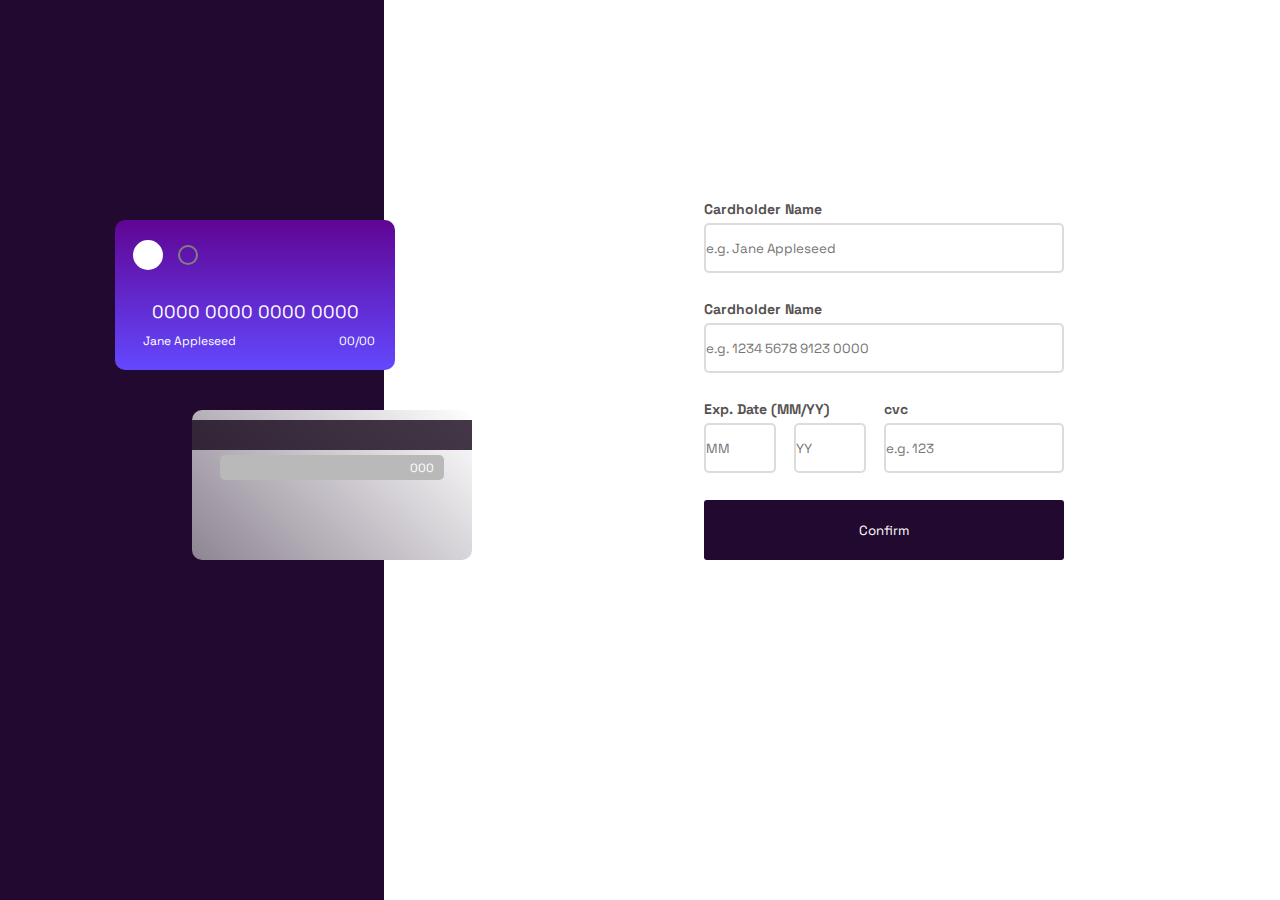
<file: Interactive Cards Details/index.html>
<!DOCTYPE html>
<html lang="en">
<head>
  <meta charset="UTF-8">
  <meta http-equiv="X-UA-Compatible" content="IE=edge">
  <meta name="viewport" content="width=device-width, initial-scale=1.0">
  <link rel="stylesheet" href="">
  <link rel="preconnect" href="https://fonts.googleapis.com">
  <link rel="preconnect" href="https://fonts.gstatic.com" crossorigin>
  <link href="https://fonts.googleapis.com/css2?family=Fraunces:opsz,wght@9..144,700&family=Space+Grotesk:wght@500&display=swap" rel="stylesheet">
  <link rel="stylesheet" href="./style.css">
  <title>Frontend Mentor | Interactive card details form</title>

</head>
<body>
  <section>
    <div class="section-cards">
      <div class="section-cards_container">
        <div class="section-cards_first-card">
          <div class="first-card_blacband"></div>
          <div class="first-card_ccvcard">
            <p class="ccvcard_ccv-card">
              000
            </p>
          </div>
        </div>
        <div class="section-cards_Second-card">
          <div class="Second-card_first-circule">
            <div class="circule1"></div>
            <div class="circule2"></div>
          </div>
          <div class="Second-card_Numbertarjet">
            <p class="Second-card_Numbertarjet-text">0000  0000  0000  0000</p>
          </div>
          <div class="Second-card_NameTarjet">
            <p class="Second-card_NameTarjet_Text"> Jane Appleseed</p>
          </div>
          <div class="Second-card_DateTarjet">
            <p class="Second-card_DateTarjet-text">00/00</p>
          </div>
        </div>
      </div>
    </div>
    <div class="Section-Infoclientscards">
      
      <div class="Section-Infoclientscards_name">
        <h1>Cardholder Name</h1>
        <input class="NameCardtext" type="text" placeholder="e.g. Jane Appleseed">
        <p class="ErrorNameCardText"></p>
      </div>
      <div class="Section-Infoclientscards_number">
        <h1>Cardholder Name</h1>
        <input class="NumberCardnum" type="number" placeholder="e.g. 1234 5678 9123 0000">
        <p class="ErrorNumberCardText"></p>
      </div>
      <div class="Section-Infoclientscards_dateandCVV">
        <div class="infoDate">
          <h1>Exp. Date (MM/YY)</h1>
          <div class="DateCards">
            <input class="Input1Cards" type="number" placeholder="MM">
            <input class="Input2Cards" type="number" placeholder="YY">  
          </div>
          <p class="ErrordateCardText"></p>
        </div>
        <div class="DateCVV">
          <h1>cvc</h1>
          <input class="CVCCardtext" type="number" placeholder="e.g. 123">
          <p class="ErrorCVVCardText"> </p>
        </div>
      </div>
      <button class="ConfirmButton">Confirm</button>
    </div>
  </section>  
  <script src="./script.js"></script>
</body>
</html>
</file>
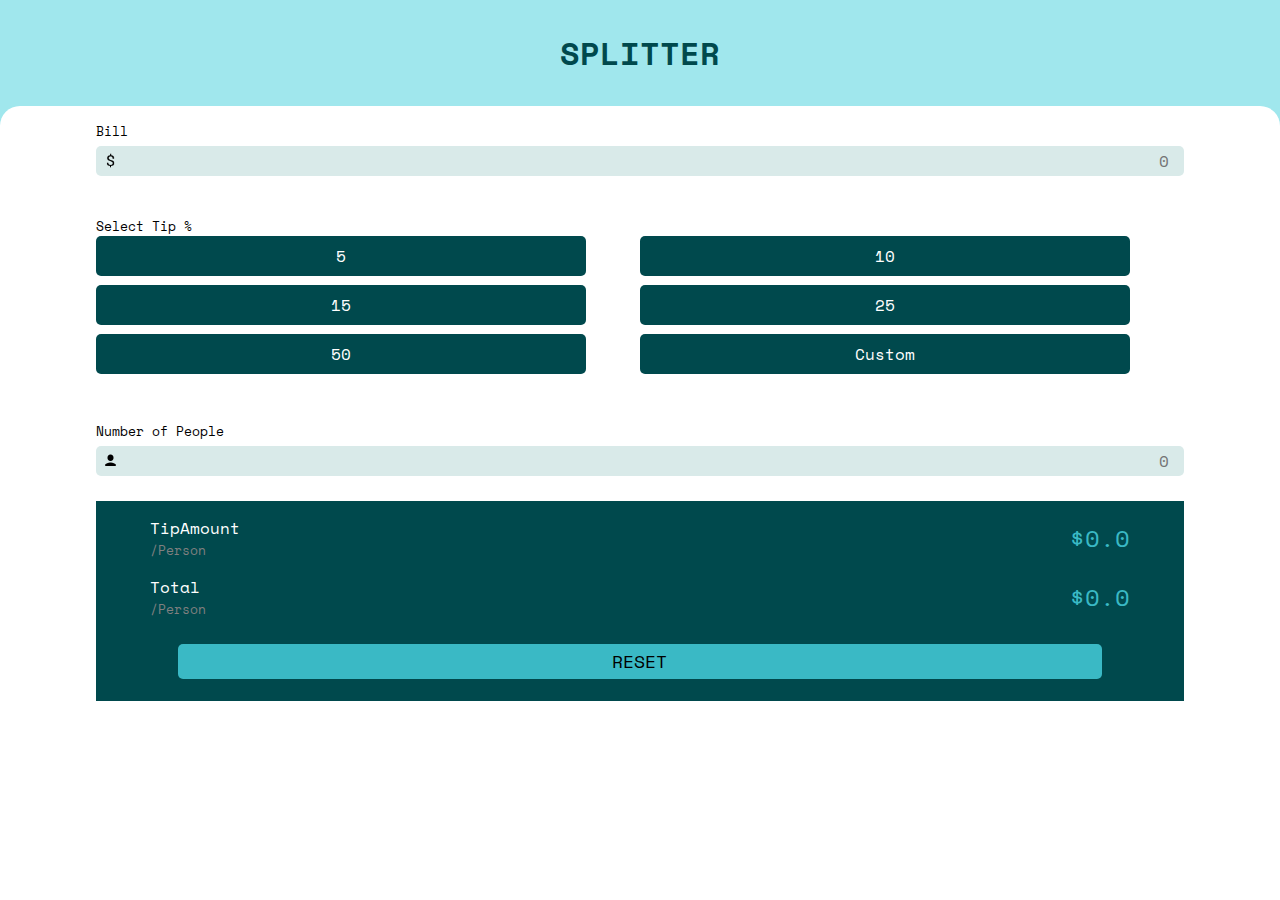
<file: tip-calculator-app-main/index.html>
<!DOCTYPE html>
<html lang="en">
<head>
  <meta charset="UTF-8">
  <meta http-equiv="X-UA-Compatible" content="IE=edge">
  <meta name="viewport" content="width=device-width, initial-scale=1.0">
  <link rel="stylesheet" href="./style.css">
  <link rel="preconnect" href="https://fonts.googleapis.com">
  <link rel="preconnect" href="https://fonts.gstatic.com" crossorigin>
  <link href="https://fonts.googleapis.com/css2?family=Space+Mono:wght@700&display=swap" rel="stylesheet">
  <title>Frontend Mentor | Tip calculator app</title>
</head>
<body>
  <section class="Section">
    <menu class="Section-Calculadora">
      <div class="Section-Calculadora_NomCalculadora">
        <h1>SPLITTER</h1>
      </div>
      <div class="Section-Calculadora_CalculoCalculadora">
        <div class="CalculoCalculadora-IngresoTotal">
          <p>Bill </p>
          <input type="number" name="ValorGanancia" id="ValorGanancia" placeholder="0">
          <span class="Logopesos"> <img class="imgPesos" src="./images/icons8-dólar-estadounidense-24.png" alt="" srcset=""></span>
        </div>
        <div class="CalculoCalculadora-tipCalcu">
          <p>Select Tip %</p>
          <div class="CalculoCalculadora-tipCalculadora">
            <div class="%tipCalculadora5%">5</div>
            <div class="%tipCalculadora10%">10</div>
            <div class="%tipCalculadora15%">15</div>
            <div class="%tipCalculadora25%">25</div>
            <div class="%tipCalculadora50%">50</div>
            <div class="%tipCalculadoraCustom">Custom</div>
          </div>
        </div>
        <div class="CalculoCalculadora-NumDePersonas">
          <p>Number of People</p>
          <input type="number" name="ValorGanancia" id="ValorGanancia" placeholder="0">
          <span class="LogoPerson"><img class="SpanUser" src="./images/icons8-user-30.png" alt=""></span>
        </div>
        <div class="CalculoCalculadora-Resultado">
          <div class="Resultado_TipAmount">
            <div class="text-TipAmount">
              <p class="text-resulta-p1">TipAmount</p>
              <p class="text-resulta-p2">/Person</p>
            </div>
            <p class="Valor-resulta-p3">$0.0</p>
          </div>
          <div class="Resultado_Total">
            <div class="text-Total">
              <p class="text-resulta-p1">Total</p>
              <p class="text-resulta-p2">/Person</p>
            </div>
            <p class="Valor-resulta-p3">$0.0</p>
          </div>
          <button>RESET</button>
        </div>
      </div>
    </menu>
  </section>
  <script src="./script.js"></script>
</body>
</html>












<!-- <!DOCTYPE html>
<html lang="en">
<head>
  <meta charset="UTF-8">
  <meta name="viewport" content="width=device-width, initial-scale=1.0"> -->
  <!-- <link rel="icon" type="image/png" sizes="32x32" href="./images/favicon-32x32.png"> -->
  
<!--   
  <title>Frontend Mentor | Tip calculator app</title> -->

  <!-- Feel free to remove these styles or customise in your own stylesheet 👍 -->
  <!-- <style>
    .attribution { font-size: 11px; text-align: center; }
    .attribution a { color: hsl(228, 45%, 44%); }
  </style> -->
<!-- </head>
<body>

  Bill

  Select Tip %
  5%
  10%
  15%
  25%
  50%
  Custom

  Number of People

  Tip Amount
  / person

  Total
  / person

  Reset
  
  <div class="attribution">
    Challenge by <a href="https://www.frontendmentor.io?ref=challenge" target="_blank">Frontend Mentor</a>. 
    Coded by <a href="#">Your Name Here</a>.
  </div>
</body>
</html> -->
</file>
<file: Interactive Cards Details/style.css>
* {
    box-sizing: border-box;
    padding: 0px;
    margin: 0px;
    font-family: 'Space Grotesk', sans-serif;
}

:root {
    --LinearGradient_1: hsl(249, 99%, 64%); 
    --LinearGradient_2: hsl(278, 94%, 30%);
    --inputsErrors:hsl(0, 100%, 66%);
    --White: hsl(0, 0%, 100%);
    --Light_grayish_violet: hsl(270, 3%, 87%);
    --Dark_grayish_violet: hsl(279, 6%, 55%);
    --Very_dark_violet: hsl(278, 68%, 11%);
}


/*Sección de las dos tarjetas*/
/*Primera*/
.section-cards {
    width: 100%;
    height: 200px;
    background-color: var(--Very_dark_violet);
    display: flex;
    justify-content: center;
}

.section-cards_container{
    width: 400px;
    position: relative;
}

.section-cards_first-card {
    width: 280px;
    height: 150px;
    position: absolute;
    left: 20%;
    top: 10%;
    background: linear-gradient(45deg, var(--Dark_grayish_violet), var(--White));
    border-radius: 10px;
}

.first-card_blacband {
    width: 100%;
    height: 30px;
    position: absolute;
    top: 10px;
    background-color: rgba(18, 2, 23, 0.79);
}
.first-card_ccvcard {
    width: 80%;
    height: 25px;
    position: absolute;
    left: 10%;
    top: 30%;
    border-radius: 5px;
    background-color: rgb(185, 185, 185);
    text-align: end;
    display: flex;
    align-items: center;
    justify-content: end;
}

.first-card_ccvcard p {
    color: white;
    margin-right: 10px;
    font-family:'Fraunces', serif;
    font-family: 'Space Grotesk', sans-serif;
    font-size: 12px;

}

/*Segunda*/
.section-cards_Second-card {
    width: 280px;
    height: 150px;
    position: absolute;
    left: 8%;
    top: 45%;
    background: linear-gradient(360deg, var(--LinearGradient_1), var(--LinearGradient_2));
    border-radius: 10px;
    animation: cambiarcard 10s ease infinite;
}

.Second-card_first-circule {
    width: 80px;
    height: 50px;
    margin: 10px;
    display: flex;
    justify-content: space-around;
    align-items: center;
}

.circule1 {
    width: 30px;
    height: 30px;
    background-color: white;
    border-radius: 50px;
}

.circule2 {
    width: 20px;
    height: 20px;
    border-style: solid;
    border-width: 2px;
    border-color: gray;
    border-radius: 50px;
}

.Second-card_Numbertarjet{
    width: 100%;
    height: 30px;
    margin-top: 20px;
    text-align: center;
}

.Second-card_Numbertarjet p {
    font-size: 18px;
    color: white;
    font-family: 'Space Grotesk', sans-serif;
}

.Second-card_NameTarjet {
    position: absolute;
    top: 75%;
    left: 10%;
}
.Second-card_NameTarjet p {
    color: white;
    font-family: 'Space Grotesk', sans-serif;
    font-size: 12px;
}

.Second-card_DateTarjet {
    position: absolute;
    top: 75%;
    left: 80%;
    
}

.Second-card_DateTarjet p {
    color: white;
    font-family: 'Space Grotesk', sans-serif;
    font-size: 12px;
}


/*Sección de datos a diligenciar*/

.Section-Infoclientscards {
    width: 360px;
    height: 500px;
    margin-top: 80px;
    margin-left: 10px;
    display: grid;
    grid-template-rows: 100px 100px 100px 100px;
    grid-auto-columns: 100%;
    justify-content: center;

}

.Section-Infoclientscards h1 {
    color: rgb(87, 82, 82);
    font-family: 'Space Grotesk', sans-serif;
    font-size: 14px;
    margin-bottom: 5px;
}

.Section-Infoclientscards_name input {
    width: 100%;
    height: 50%;
    border-style: solid;
    border-color: gainsboro;
    border-radius: 5px;
}

.Section-Infoclientscards_number input {
    width: 100%;
    height: 50%;
    border-style: solid;
    border-color: gainsboro;
    border-radius: 5px;
}

.infoDate {
    width: 50%;
}

.Section-Infoclientscards_dateandCVV {
    display: flex;   
}

.DateCards {
   display: flex;
   
}

.DateCards .Input1Cards {
    width: 40%;
    height: 50px;
    border-style: solid;
    border-color: gainsboro;
    border-radius: 5px;
    margin-right: 10%;
}

.DateCards .Input2Cards {
    width: 40%;
    height: 50px;
    border-style: solid;
    border-color: gainsboro;
    border-radius: 5px;
}

.DateCVV {
    width: 50%;
}

.DateCVV Input {
    width: 100%;
    height: 50px;
    border-style: solid;
    border-color: gainsboro;
    border-radius: 5px;
}

.ConfirmButton {
    width: 360px;
    height: 60px;
    background-color: var(--Very_dark_violet);
    border-radius: 3px;
    border-style: none;
    color: white;
}

@media ( min-width:420px ) {
    section {
        display: flex;
    }
    .section-cards {
        width: 30%;
        height: 100vh;
        background-color: var(--Very_dark_violet);
        display: flex;
    }

    .section-cards_first-card {
        left: 50%;
        top: 410px;
    }
    .section-cards_Second-card {
        left: 30%;
        top: 220px;
    }

    .Section-Infoclientscards {
        margin-top: 200px;
        margin-left: 25%;
        
    }
}
</file>
<file: tip-calculator-app-main/style.css>
* {
    box-sizing: border-box;
    margin: 0px;
    padding: 0px;
    font-family: 'Space Mono', monospace;
}
:root {
    --Very_dark_cyan:  hsl(183, 100%, 15%);
    --Dark_grayish_cyan: hsl(186, 14%, 43%);
    --Grayish_cyan: hsl(184, 14%, 56%);
    --Light_grayish_cyan: hsl(185, 41%, 84%);
    --Very_light_grayish_cyan: hsl(189, 41%, 97%);
    --White: hsl(0, 0%, 100%);
}


.Section-Calculadora {
  display: flex;
  width: 100%;
  height: 100vh;
  flex-direction: column;
  align-items: center;
  background-color: rgb(160, 231, 237);
}

/*Aqui Se organiza el título*/
.Section-Calculadora_NomCalculadora {
  width: 100%;
  height: 120px;
  display: grid;
  place-items: center;
  color: var(--Very_dark_cyan);
}

/*Aqui Se organizan las partes de la calculadora*/
.Section-Calculadora_CalculoCalculadora {
  width: 100%;
  height: 100vh;
  display: flex;
  flex-direction: column;
  align-items: center;
  background-color: var(--White);
  border-top-right-radius: 20px;
  border-top-left-radius: 20px;
}

.CalculoCalculadora-IngresoTotal {
  width: 85%;
  height: 80px;
  position: relative;
  margin-top: 15px;
}

.CalculoCalculadora-IngresoTotal p {
  font-size: small;
}

.CalculoCalculadora-IngresoTotal input {
  width: 100%;
  height: 30px;
  border-radius: 5px;
  text-align: end;
  font-size: medium;
  color: var(--Very_dark_cyan);
  background-color: rgb(217, 234, 233);
  border-style: none;
  position: absolute;
  top: 25px;
}

.CalculoCalculadora-IngresoTotal span {
  position: absolute;
  top: 29px;
  left: 7px;
}

.imgPesos {
  width: 15px;
}

/* Modulo selección de porcentajes*/
.CalculoCalculadora-tipCalcu {
  width: 85%;
  height: 200px;
  margin-top: 15px;
}
.CalculoCalculadora-tipCalcu p {
  font-size: small;
}
.CalculoCalculadora-tipCalculadora {
  height: 180px;
  display: grid;
  grid-template-columns: 45% 45%;
  grid-template-rows: 40px 40px 40px;
  grid-column-gap: 5%;
  grid-row-gap: 5%;

}
.CalculoCalculadora-tipCalculadora div {
  background-color: var(--Very_dark_cyan);
  border-radius: 5px;
  display: flex;
  flex-direction: column;
  justify-content: center;
  align-items: center;
  color: white;
  height: 100%;
}

.CalculoCalculadora-tipCalculadora div:hover {
  background-color: rgb(58, 185, 197);
  color: black;
}


/* Modulo de numero de personas*/
.CalculoCalculadora-NumDePersonas {
  width: 85%;
  height: 80px;
  position: relative;
  margin-top: 5px;
}

.CalculoCalculadora-NumDePersonas p {
  font-size: small;
}

.CalculoCalculadora-NumDePersonas input {
  width: 100%;
  height: 30px;
  border-radius: 5px;
  text-align: end;
  font-size: medium;
  color: var(--Very_dark_cyan);
  background-color: rgb(217, 234, 233);
  border-style: none;
  position: absolute;
  top: 25px;
}
.CalculoCalculadora-NumDePersonas span {
  position: absolute;
  top: 29px;
  left: 7px;
}
.SpanUser {
  width: 15px;
}

/*Modulo para el calculo del resultado*/

.CalculoCalculadora-Resultado {
  width: 85%;
  height: 200px;
  display: flex;
  flex-direction: column;
  align-items: center;
  position: relative;
  background-color: var(--Very_dark_cyan);
}


.Resultado_TipAmount {
  width: 90%;
  margin-top: 15px;
  display: flex;
  justify-content: space-between;
  align-items: center;
}

.Resultado_Total {
  width: 90%;
  margin-top: 15px;
  display: flex;
  justify-content: space-between;
  align-items: center;
}

.text-resulta-p1 {
  color: white;
}

.text-resulta-p2 {
  color: grey;
  font-size: small;
}
.Valor-resulta-p3 {
  font-size: x-large;
  color:rgb(58, 185, 197);
}

button {
  width: 85%;
  height: 35px;
  margin-top: 25px;
  background-color: rgb(58, 185, 197);
  border-style: none;
  border-radius: 5px;
  font-size: large;
}




/* <section class="Section">
    <menu class="Section-Calculadora">
      <div class="Section-Calculadora_NomCalculadora">
        <h1>SPLITTER</h1>
      </div>
      <div class="Section-Calculadora_CalculoCalculadora">
        <div class="CalculoCalculadora-IngresoTotal">
          <p>Bill </p>
          <input type="number" name="ValorGanancia" id="ValorGanancia" placeholder="0">
          <span class="Logopesos"> <img class="imgPesos" src="./images/icons8-dólar-estadounidense-24.png" alt="" srcset=""></span>
        </div>
        <div class="CalculoCalculadora-tipCalcu">
          <p>Select Tip %</p>
          <div class="CalculoCalculadora-tipCalculadora">
            <div class="%tipCalculadora5%">5</div>
            <div class="%tipCalculadora10%">10</div>
            <div class="%tipCalculadora15%">15</div>
            <div class="%tipCalculadora25%">25</div>
            <div class="%tipCalculadora50%">50</div>
            <div class="%tipCalculadoraCustom">Custom</div>
          </div>
        </div>
        <div class="CalculoCalculadora-NumDePersonas">
          <p>Number of People</p>
          <input type="number" name="ValorGanancia" id="ValorGanancia" placeholder="0">
          <span class="LogoPerson"><img class="SpanUser" src="./images/icons8-user-30.png" alt=""></span>
        </div>
        <div class="CalculoCalculadora-Resultado">
          <div class="Resultado_TipAmount">
            <div class="text-TipAmount">
              <p class="text-resulta-p1">TipAmount</p>
              <p class="text-resulta-p2">/Person</p>
            </div>
            <p class="Valor-resulta-p3">$0.0</p>
          </div>
          <div class="Resultado_Total">
            <div class="text-Total">
              <p class="text-resulta-p1">Total</p>
              <p class="text-resulta-p2">/Person</p>
            </div>
            <p class="Valor-resulta-p3">$0.0</p>
          </div>
          <button>RESET</button>
        </div>
      </div>
    </menu>
  </section> */
</file>
